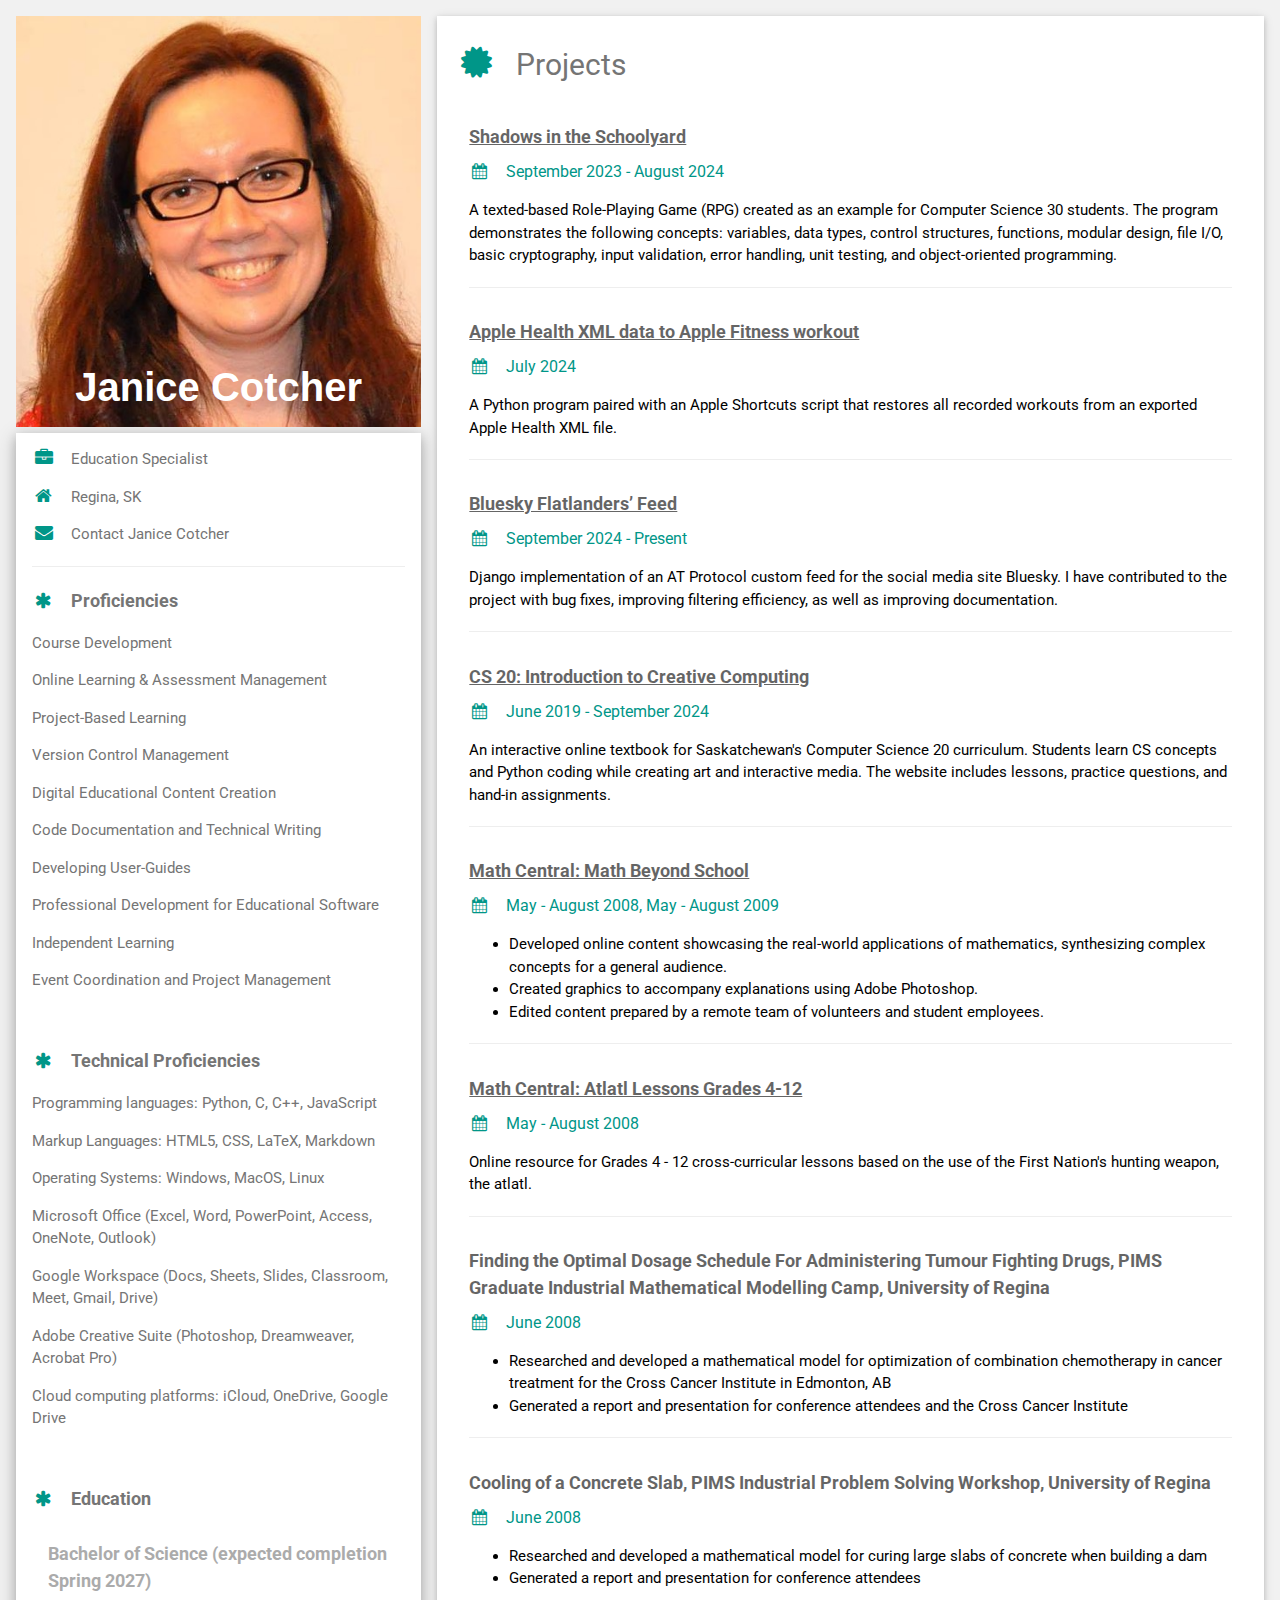
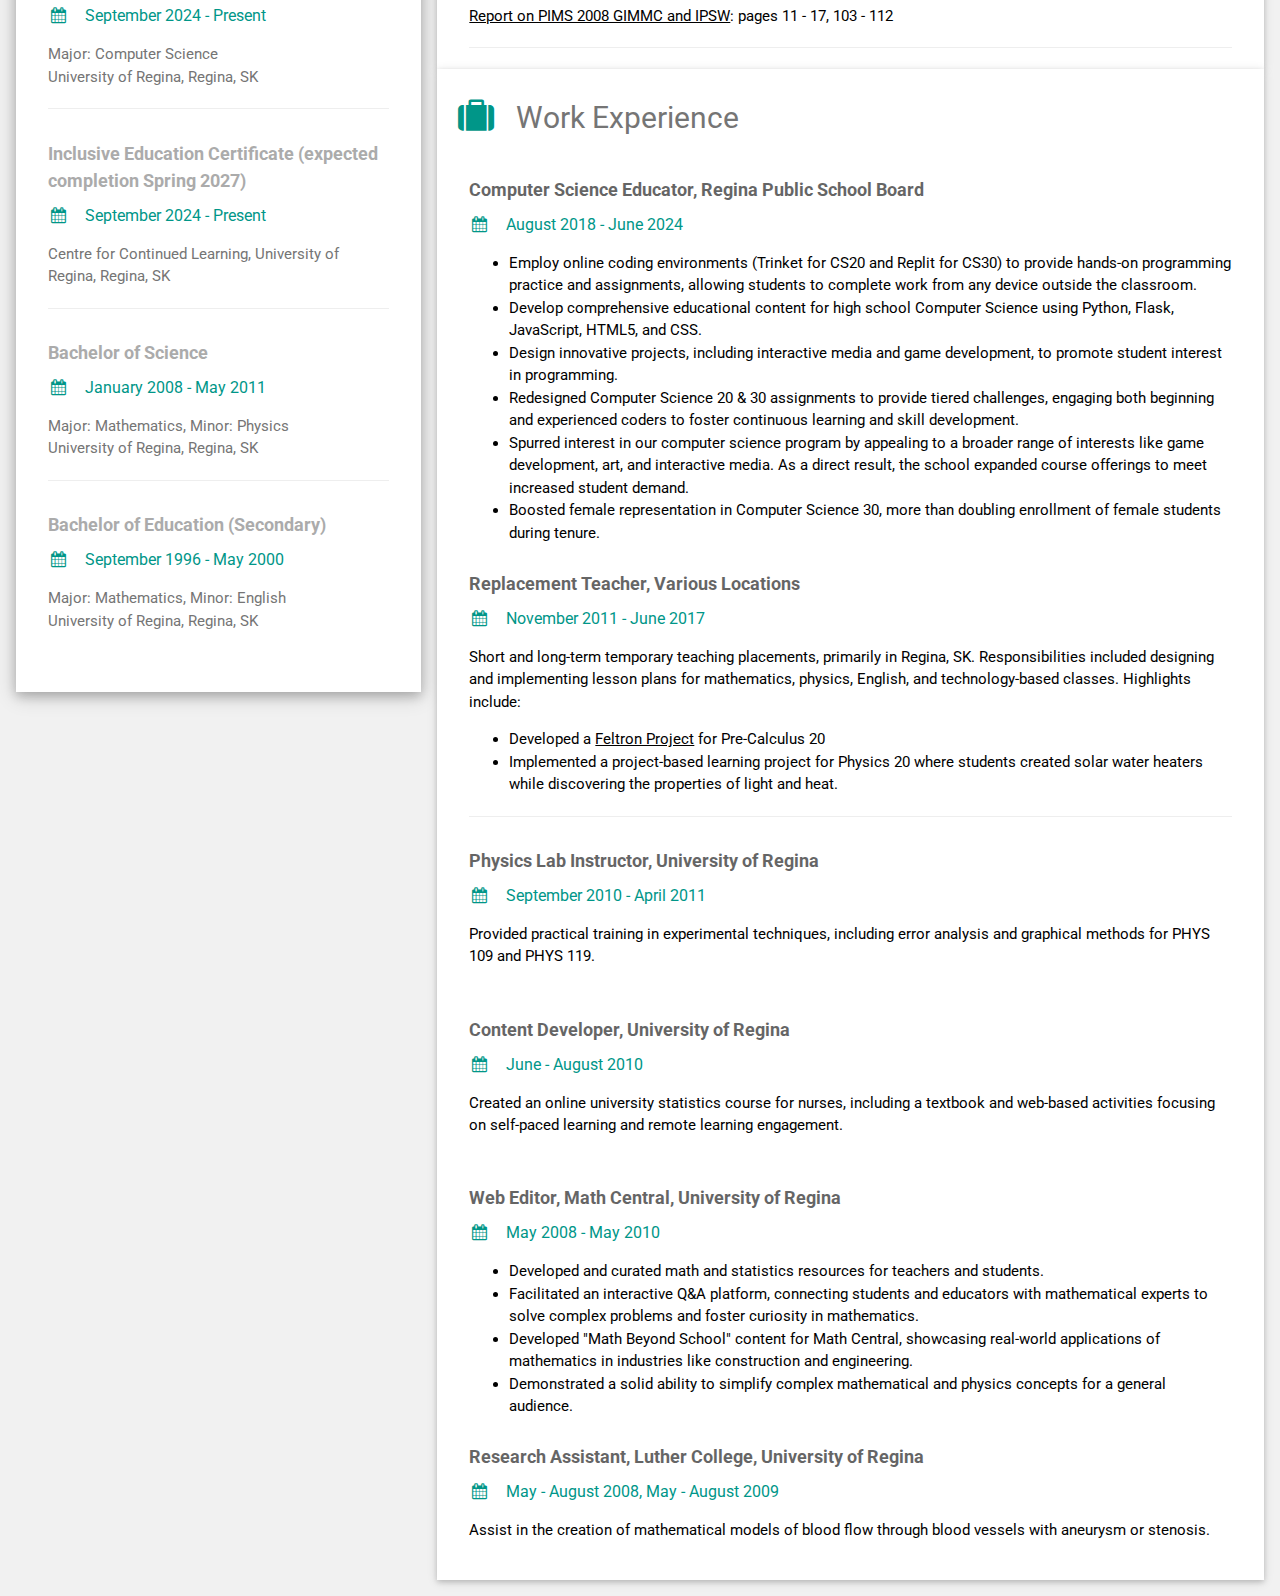
<file: index.html>
<!DOCTYPE html>
<html>
<head>
<title>Janice Cotcher's CV</title>
<meta charset="UTF-8">
<meta name="viewport" content="width=device-width, initial-scale=1">
<link rel="stylesheet" href="https://www.w3schools.com/w3css/4/w3.css">
<link rel='stylesheet' href='https://fonts.googleapis.com/css?family=Roboto'>
<link rel="stylesheet" href="https://cdnjs.cloudflare.com/ajax/libs/font-awesome/4.7.0/css/font-awesome.min.css">
<style>
html,body,h1,h2,h3,h4,h5,h6 {font-family: "Roboto", sans-serif}
.container {
    position: relative;
    text-align: center;
    color: white;
  }
  .banner-container {
    position: relative;
    width: 100%;
    max-width: 800px;
    margin: 0 auto;
    display: inline-block;
  }

  .banner-image {
    width: 100%;
    height: auto;
    display: block;
  }

  .name-overlay {
    position: absolute;
    bottom: 5px;
    left: 0;
    right: 0;
    text-align: center;
    padding: 5px;
    white-space: nowrap;
  }

  .name-text {
    font-family: Arial, sans-serif;
    font-weight: bold;
    color: white;
    margin: 0;
    font-size: calc(16px + 2vw);
      /* This creates a responsive size that:
         - At 400px viewport: ~24px
         - At 800px viewport: ~32px
         - At 1200px viewport: ~40px
         The 16px base ensures it never gets too small */
  }

  /* Responsive text scaling */
  @media (min-width: 400px) {
    .name-text {
      font-size: 24px;
    }
  }

  @media (min-width: 1200px) {
    .name-text {
      font-size: 40px;
    }
  }

</style>
</head>
<body class="w3-light-grey">

<!-- Page Container -->
<div class="w3-content w3-margin-top" style="max-width:1400px;">

  <!-- The Grid -->
  <div class="w3-row-padding">
  
    <!-- Left Column -->
    <div class="w3-third">
      <div class="banner-container">
          <img src="./images/profile_pic.jpeg" alt="Profile background" class="banner-image">
          <div class="name-overlay">
            <h1 class="name-text">Janice Cotcher</h1>
          </div>
        </div>
        <div class="w3-white w3-text-grey w3-card-4">
        <div class="w3-container">
          <p><i class="fa fa-briefcase fa-fw w3-margin-right w3-large w3-text-teal"></i>Education Specialist</p>
          <p><i class="fa fa-home fa-fw w3-margin-right w3-large w3-text-teal"></i>Regina, SK</p>
          <p><a href="contact.html" style="text-decoration:none"> <i class="fa fa-envelope fa-fw w3-margin-right w3-large w3-text-teal"></i>Contact Janice Cotcher</a></p>
          <hr>

          <p class="w3-large"><b><i class="fa fa-asterisk fa-fw w3-margin-right w3-text-teal"></i>Proficiencies</b></p>
          <p>Course Development</p>
          <p>Online Learning & Assessment Management</p>
          <p>Project-Based Learning</p>
          <p>Version Control Management</p>
          <p>Digital Educational Content Creation</p>
          <p>Code Documentation and Technical Writing</p>
          <p>Developing User-Guides</p>
          <p>Professional Development for Educational Software</p>
          <p>Independent Learning</p>
          <p>Event Coordination and Project Management</p>
          <br>

          <p class="w3-large"><b><i class="fa fa-asterisk fa-fw w3-margin-right w3-text-teal"></i>Technical Proficiencies</b></p>
          <p>Programming languages: Python, C, C++, JavaScript</p>
          <p>Markup Languages: HTML5, CSS, LaTeX, Markdown</p>
          <p>Operating Systems: Windows, MacOS, Linux</p>
          <p>Microsoft Office (Excel, Word, PowerPoint, Access, OneNote, Outlook)</p>
          <p>Google Workspace (Docs, Sheets, Slides, Classroom, Meet, Gmail, Drive)</p>
          <p>Adobe Creative Suite (Photoshop, Dreamweaver, Acrobat Pro)</p>
          <p>Cloud computing platforms: iCloud, OneDrive, Google Drive</p>
          <br>

          <p class="w3-large"><b><i class="fa fa-asterisk fa-fw w3-margin-right w3-text-teal"></i>Education</b></p>
          <div class="w3-container">
            <h5 class="w3-opacity"><b>Bachelor of Science (expected completion Spring 2027)</b></h5>
            <h6 class="w3-text-teal"><i class="fa fa-calendar fa-fw w3-margin-right"></i>September 2024 - Present</h6>
            <p>Major: Computer Science<br>
            University of Regina, Regina, SK</p>
            <hr>
          </div>
          <div class="w3-container">
            <h5 class="w3-opacity"><b>Inclusive Education Certificate (expected completion Spring 2027)</b></h5>
            <h6 class="w3-text-teal"><i class="fa fa-calendar fa-fw w3-margin-right"></i>September 2024 - Present</h6>
            <p>Centre for Continued Learning, University of Regina, Regina, SK</p>
            <hr>
          </div>
          <div class="w3-container">
            <h5 class="w3-opacity"><b>Bachelor of Science</b></h5>
            <h6 class="w3-text-teal"><i class="fa fa-calendar fa-fw w3-margin-right"></i>January 2008 - May 2011</h6>
            <p>Major: Mathematics, Minor: Physics <br>
            University of Regina, Regina, SK
                </p>
            <hr>
          </div>
          <div class="w3-container">
            <h5 class="w3-opacity"><b>Bachelor of Education (Secondary)</b></h5>
            <h6 class="w3-text-teal"><i class="fa fa-calendar fa-fw w3-margin-right"></i>September 1996 - May 2000</h6>
            <p> Major: Mathematics, Minor: English <br>
                University of Regina, Regina, SK</p><br>
          </div>
          <br>
        </div>
      </div><br>

    <!-- End Left Column -->
    </div>

    <!-- Right Column -->
    <div class="w3-twothird">
        <div class="w3-container w3-card w3-white">
            <h2 class="w3-text-grey w3-padding-16"><i class="fa fa-certificate fa-fw w3-margin-right w3-xxlarge w3-text-teal"></i>Projects</h2>
            <div class="w3-container">
              <h5 class="w3-opacity"><b><a href="https://github.com/janice-cotcher/Shadows_In_The_Schoolyard" target="_blank">Shadows in the Schoolyard </a></b></h5>
              <h6 class="w3-text-teal"><i class="fa fa-calendar fa-fw w3-margin-right"></i>September 2023 - August 2024</h6>
              <p>A texted-based Role-Playing Game (RPG) created as an example for Computer Science 30 students. The program demonstrates the following concepts: variables, data types, control structures, functions, modular design, file I/O, basic cryptography, input validation, error handling, unit testing, and object-oriented programming.
                </p>
              <hr>
            </div>
            <div class="w3-container">
              <h5 class="w3-opacity"><b><a href="https://github.com/janice-cotcher/apple_health_xml_to_workout" target="_blank">Apple Health XML data to Apple Fitness workout</a></b></h5>
              <h6 class="w3-text-teal"><i class="fa fa-calendar fa-fw w3-margin-right"></i>July 2024</h6>
              <p>A Python program paired with an Apple Shortcuts script that restores all recorded workouts from an exported Apple Health XML file.</p>
              <hr>
            </div>
            <div class="w3-container">
              <h5 class="w3-opacity"><b><a href="https://github.com/joelghill/sask-atproto-django" target="_blank">Bluesky Flatlanders’ Feed</a></b></h5>
              <h6 class="w3-text-teal"><i class="fa fa-calendar fa-fw w3-margin-right"></i>September 2024 - Present</h6>
              <p>Django implementation of an AT Protocol custom feed for the social media site Bluesky. I have contributed to the project with bug fixes, improving filtering efficiency, as well as improving documentation.</p>
              <hr>
            </div>
            <div class="w3-container">
                <h5 class="w3-opacity"><b><a href="https://creative-python-computing.github.io/" target="_blank">CS 20: Introduction to Creative Computing</a></b></h5>
                <h6 class="w3-text-teal"><i class="fa fa-calendar fa-fw w3-margin-right"></i>June 2019 - September 2024</h6>
                <p>An interactive online textbook for Saskatchewan's Computer Science 20 curriculum. Students learn CS concepts and Python coding while creating art and interactive media. The website includes lessons, practice questions, and hand-in assignments.</p>
                <hr>
            </div>
              <div class="w3-container">
                <h5 class="w3-opacity"><b><a href="https://mathcentral.uregina.ca/beyond/ipswmain.html" target="_blank">Math Central: Math Beyond School</a></b></h5>
                <h6 class="w3-text-teal"><i class="fa fa-calendar fa-fw w3-margin-right"></i>May - August 2008, May - August 2009</h6>
                <ul>
                    <li>Developed online content showcasing the real-world applications of mathematics, synthesizing complex concepts for a general audience.</li>
                    <li>Created graphics to accompany explanations using Adobe Photoshop.</li>
                    <li>Edited content prepared by a remote team of volunteers and student employees.</li>
                </ul>
                <hr>
              </div>
              <div class="w3-container">
                <h5 class="w3-opacity"><b><a href="https://mathcentral.uregina.ca/RR/database/RR.09.07/cotcher/atlatl/index.html" target="_blank">Math Central: Atlatl Lessons Grades 4-12</a></b></h5>
                <h6 class="w3-text-teal"><i class="fa fa-calendar fa-fw w3-margin-right"></i>May - August 2008</h6>
                <p>Online resource for Grades 4 - 12 cross-curricular lessons based on the use of the First Nation's hunting weapon, the atlatl.</p>
                <hr>
            </div>
              <div class="w3-container">
                <h5 class="w3-opacity"><b>Finding the Optimal Dosage Schedule For Administering Tumour Fighting Drugs, PIMS Graduate Industrial Mathematical Modelling Camp, University of Regina
                </b></h5>
                <h6 class="w3-text-teal"><i class="fa fa-calendar fa-fw w3-margin-right"></i>June 2008</h6>
                <ul>
                    <li>Researched and developed a mathematical model for optimization of combination chemotherapy  in cancer treatment for the Cross Cancer Institute in Edmonton, AB</li>
                    <li>Generated a report and presentation for conference attendees and the Cross Cancer Institute</li>
                </ul>
                <hr>
              </div>
              <div class="w3-container">
                <h5 class="w3-opacity"><b>Cooling of a Concrete Slab, PIMS Industrial Problem Solving Workshop, University of Regina</b></h5>
                <h6 class="w3-text-teal"><i class="fa fa-calendar fa-fw w3-margin-right"></i>June 2008</h6>
                <ul>
                    <li>Researched and developed a mathematical model for curing large slabs of concrete when building a dam</li>
                    <li>Generated a report and presentation for conference attendees</li>
                </ul>
                <p><a href="https://www.pims.math.ca/files/ipsw12.pdf" target="_blank">Report on PIMS 2008 GIMMC and IPSW</a>: pages 11 - 17, 103 - 112 </p>
                <hr>
            </div>
              
          </div>
    
      <div class="w3-container w3-card w3-white w3-margin-bottom">
        <h2 class="w3-text-grey w3-padding-16"><i class="fa fa-suitcase fa-fw w3-margin-right w3-xxlarge w3-text-teal"></i>Work Experience</h2>
        <div class="w3-container">
          <h5 class="w3-opacity"><b>Computer Science Educator, Regina Public School Board</b></h5>
          <h6 class="w3-text-teal"><i class="fa fa-calendar fa-fw w3-margin-right"></i>August 2018 - June 2024</h6>
          <ul>
            <li>Employ online coding environments (Trinket for CS20 and Replit for CS30) to provide hands-on programming practice and assignments, allowing students to complete work from any device outside the classroom.</li>
            <li>Develop comprehensive educational content for high school Computer Science using Python, Flask, JavaScript, HTML5, and CSS.</li>
            <li>Design innovative projects, including interactive media and game development, to promote student interest in programming.</li>
            <li>Redesigned Computer Science 20 & 30 assignments to provide tiered challenges, engaging both beginning and experienced coders to foster continuous learning and skill development.</li>
            <li>Spurred interest in our computer science program by appealing to a broader range of interests like game development, art, and interactive media. As a direct result, the school expanded course offerings to meet increased student demand.</li>
            <li>Boosted female representation in Computer Science 30, more than doubling enrollment of female students during tenure.</li>
        </ul>
        </div>
        <div class="w3-container">
          <h5 class="w3-opacity"><b>Replacement Teacher, Various Locations</b></h5>
          <h6 class="w3-text-teal"><i class="fa fa-calendar fa-fw w3-margin-right"></i>November 2011 - June 2017</h6>
          <p>Short and long-term temporary teaching placements, primarily in Regina, SK. Responsibilities included designing and implementing lesson plans for mathematics, physics, English, and technology-based classes. Highlights include:</p>
          <ul>
            <li>Developed a <a href="https://blog.mrmeyer.com/2008/the-feltron-project/" target="_blank">Feltron Project</a> for Pre-Calculus 20</li>
            <li>Implemented a project-based learning project for Physics 20 where students created solar water heaters while discovering the properties of light and heat.</li>
          </ul>
          <hr>
        </div>
        <div class="w3-container">
          <h5 class="w3-opacity"><b>Physics Lab Instructor, University of Regina</b></h5>
          <h6 class="w3-text-teal"><i class="fa fa-calendar fa-fw w3-margin-right"></i>September 2010 - April 2011</h6>
          <p>Provided practical training in experimental techniques, including error analysis and graphical methods for PHYS 109 and PHYS 119.</p><br>
        </div>
        <div class="w3-container">
            <h5 class="w3-opacity"><b>Content Developer, University of Regina</b></h5>
            <h6 class="w3-text-teal"><i class="fa fa-calendar fa-fw w3-margin-right"></i>June - August 2010</h6>
            <p>Created an online university statistics course for nurses, including a textbook and web-based activities focusing on self-paced learning and remote learning engagement.</p><br>
          </div>
          <div class="w3-container">
            <h5 class="w3-opacity"><b>Web Editor, Math Central, University of Regina</b></h5>
            <h6 class="w3-text-teal"><i class="fa fa-calendar fa-fw w3-margin-right"></i>May 2008 - May 2010</h6>
            <ul>
                <li>Developed and curated math and statistics resources for teachers and students.</li>
                <li>Facilitated an interactive Q&A platform, connecting students and educators with mathematical experts to solve complex problems and foster curiosity in mathematics.</li>
                <li>Developed "Math Beyond School" content for Math Central, showcasing real-world applications of mathematics in industries like construction and engineering.</li>
                <li>Demonstrated a solid ability to simplify complex mathematical and physics concepts for a general audience.</li>
            </ul>
          </div>
          <div class="w3-container">
            <h5 class="w3-opacity"><b>Research Assistant, Luther College, University of Regina</b></h5>
            <h6 class="w3-text-teal"><i class="fa fa-calendar fa-fw w3-margin-right"></i>May - August 2008, May - August 2009</h6>
            <p>Assist in the creation of mathematical models of blood flow through blood vessels with aneurysm or stenosis.</p><br>
          </div>
      </div>


    <!-- End Right Column -->
    </div>
    
  <!-- End Grid -->
  </div>
  
  <!-- End Page Container -->
</div>

</body>
</html>
</file>
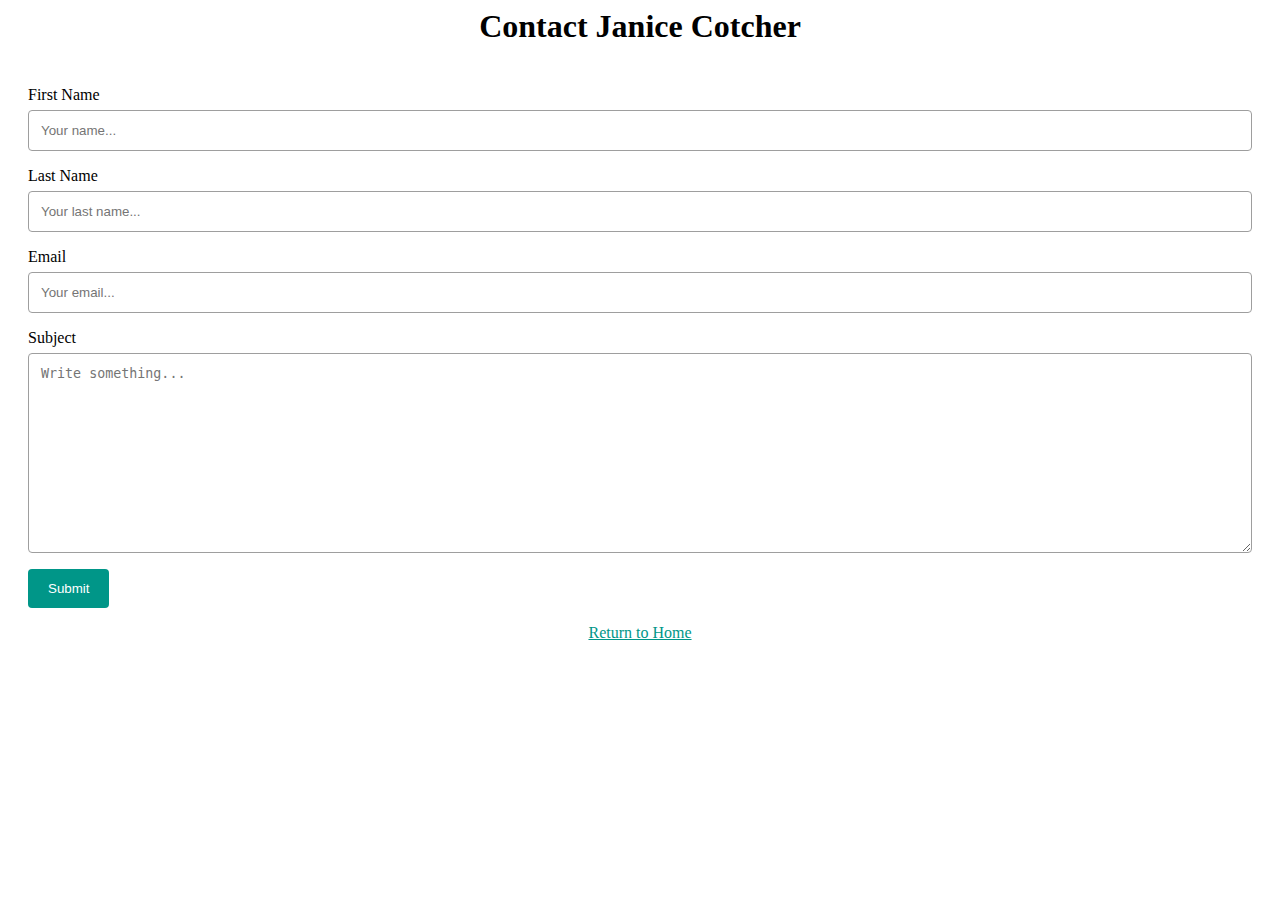
<file: contact.html>
<html>
    <head>
        <title>Contact Janice Cotcher</title>
        <meta charset="UTF-8">
        <meta name="viewport" content="width=device-width, initial-scale=1">
    <style>
       /* Style inputs with type="text", select elements and text areas */
input[type=text], select, textarea {
  width: 100%; /* Full width */
  padding: 12px; /* Some padding */ 
  border: 1px solid #9e9e9e; /* Gray border */
  border-radius: 4px; /* Rounded borders */
  box-sizing: border-box; /* Make sure that padding and width stays in place */
  margin-top: 6px; /* Add a top margin */
  margin-bottom: 16px; /* Bottom margin */
  resize: vertical /* Allow the user to vertically resize the textarea (not horizontally) */
}
input[type=email], select, textarea {
  width: 100%; /* Full width */
  padding: 12px; /* Some padding */ 
  border: 1px solid #9e9e9e; /* Gray border */
  border-radius: 4px; /* Rounded borders */
  box-sizing: border-box; /* Make sure that padding and width stays in place */
  margin-top: 6px; /* Add a top margin */
  margin-bottom: 16px; /* Bottom margin */
}
/* Style the submit button with a specific background color etc */
input[type=submit] {
  background-color: #009688;
  color: white;
  padding: 12px 20px;
  border: none;
  border-radius: 4px;
  cursor: pointer;
}

/* When moving the mouse over the submit button, add a darker green color */
input[type=submit]:hover {
  background-color: #fff;
}

/* Add a background color and some padding around the form */
.container {
  border-radius: 5px;
  background-color: white;
  padding: 20px;
} 

/* unvisited link */
a:link {
  color: #009688;
}

/* visited link */
a:visited {
  color: #9e9e9e;
}
    </style>
    </head>
    <body>
<h1 style="text-align:center">Contact Janice Cotcher</h1>
<div class="container">
<form
  action="https://formspree.io/f/xovqwogp"
  method="POST"
>
<label for="fname">First Name</label>
<input type="text" id="fname" name="firstname" placeholder="Your name...">

<label for="lname">Last Name</label>
<input type="text" id="lname" name="lastname" placeholder="Your last name...">

<label for="email"> Email </label>
<input type="email" id="email" name="email" placeholder="Your email...">

<label for="subject">Subject</label>
<textarea id="subject" name="subject" placeholder="Write something..." style="height:200px"></textarea>

<input type="submit" value="Submit">
</form>
    </body>

<p style="text-align:center"> <a href="index.html"> Return to Home</a></p>

</html>
</file>
